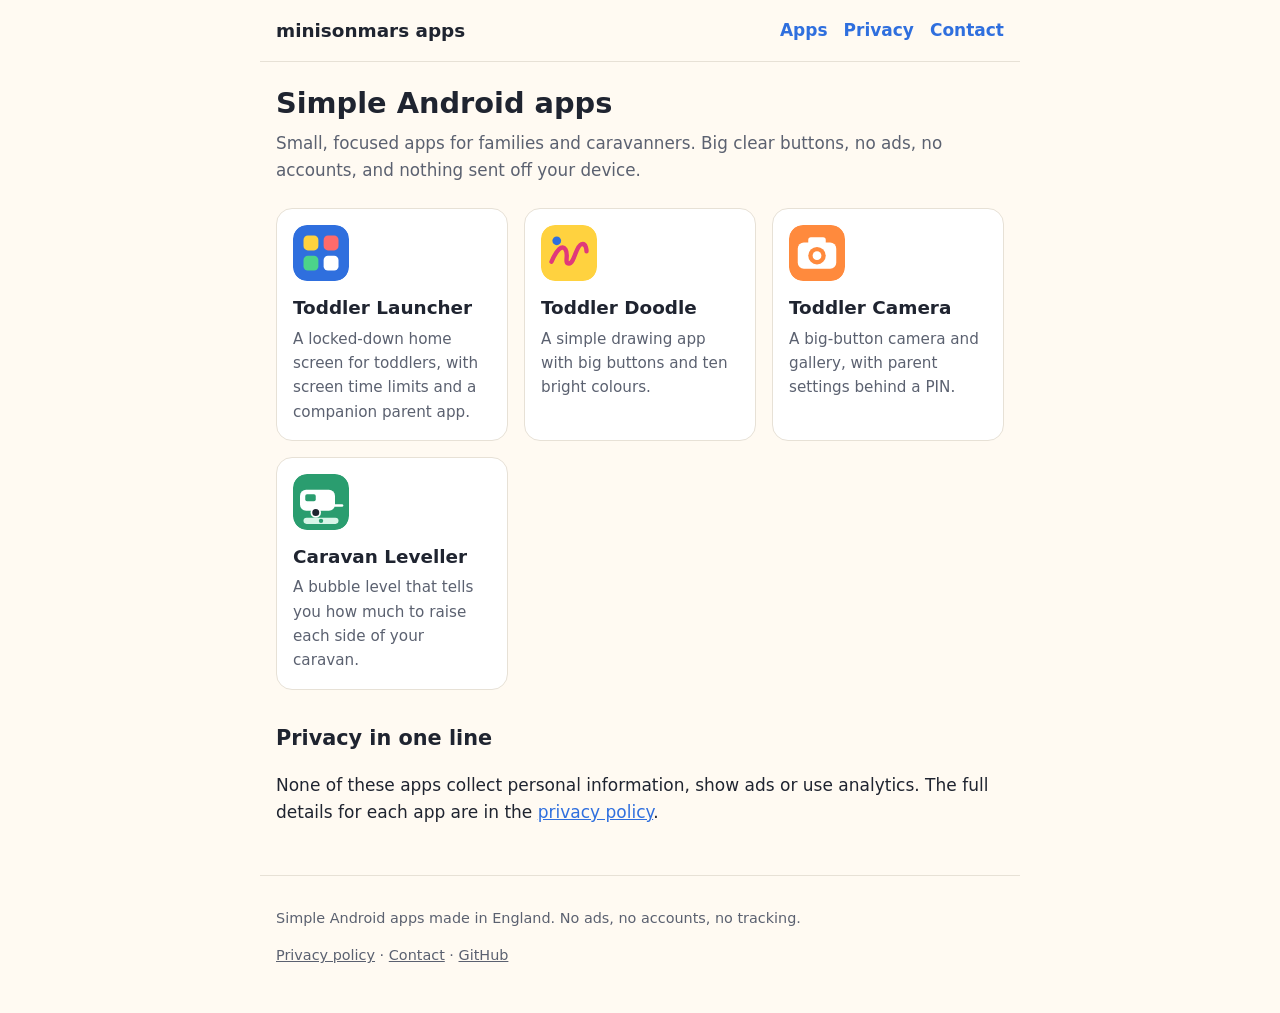
<file: index.html>
<!doctype html>
<html lang="en-GB">
<head>
<meta charset="utf-8">
<meta name="viewport" content="width=device-width, initial-scale=1">
<title>minisonmars apps</title>
<meta name="description" content="Simple Android apps for toddlers and caravanners, with no ads, accounts or tracking.">
<link rel="icon" href="favicon.svg" type="image/svg+xml">
<link rel="stylesheet" href="style.css">
</head>
<body>
<header>
  <a class="brand" href="index.html">minisonmars apps</a>
  <nav><a href="index.html">Apps</a><a href="privacy.html">Privacy</a><a href="contact.html">Contact</a></nav>
</header>
<main>
<h1>Simple Android apps</h1>
<p class="lead">Small, focused apps for families and caravanners. Big clear buttons, no ads, no accounts, and nothing sent off your device.</p>
<div class="cards">
  <a class="card" href="apps/toddler-launcher.html"><svg class="icon" viewBox="0 0 64 64" aria-hidden="true"><rect width="64" height="64" rx="16" fill="#2f6fde"/><rect x="12" y="12" width="17" height="17" rx="5" fill="#ffd23f"/><rect x="35" y="12" width="17" height="17" rx="5" fill="#ff6b6b"/><rect x="12" y="35" width="17" height="17" rx="5" fill="#4cd38a"/><rect x="35" y="35" width="17" height="17" rx="5" fill="#ffffff"/></svg><h2>Toddler Launcher</h2><p>A locked-down home screen for toddlers, with screen time limits and a companion parent app.</p></a>
  <a class="card" href="apps/toddler-doodle.html"><svg class="icon" viewBox="0 0 64 64" aria-hidden="true"><rect width="64" height="64" rx="16" fill="#ffd23f"/><path d="M12 42c6-14 12-20 16-14s-2 16 4 16 8-20 14-22 6 8 6 8" stroke="#e0397a" stroke-width="5" fill="none" stroke-linecap="round" stroke-linejoin="round"/><circle cx="18" cy="18" r="5" fill="#2f6fde"/></svg><h2>Toddler Doodle</h2><p>A simple drawing app with big buttons and ten bright colours.</p></a>
  <a class="card" href="apps/toddler-camera.html"><svg class="icon" viewBox="0 0 64 64" aria-hidden="true"><rect width="64" height="64" rx="16" fill="#ff8a3d"/><rect x="10" y="20" width="44" height="30" rx="7" fill="#ffffff"/><rect x="22" y="14" width="20" height="9" rx="3" fill="#ffffff"/><circle cx="32" cy="35" r="10" fill="#ff8a3d"/><circle cx="32" cy="35" r="5" fill="#ffffff"/></svg><h2>Toddler Camera</h2><p>A big-button camera and gallery, with parent settings behind a PIN.</p></a>
  <a class="card" href="apps/caravan-leveller.html"><svg class="icon" viewBox="0 0 64 64" aria-hidden="true"><rect width="64" height="64" rx="16" fill="#2a9d6f"/><rect x="8" y="18" width="40" height="24" rx="7" fill="#ffffff"/><rect x="14" y="23" width="12" height="8" rx="2" fill="#2a9d6f"/><path d="M48 36h8" stroke="#ffffff" stroke-width="3" stroke-linecap="round"/><circle cx="26" cy="44" r="5" fill="#1f2430" stroke="#ffffff" stroke-width="2"/><rect x="12" y="50" width="40" height="7" rx="3.5" fill="#d8f5e8"/><circle cx="32" cy="53.5" r="2.5" fill="#2a9d6f"/></svg><h2>Caravan Leveller</h2><p>A bubble level that tells you how much to raise each side of your caravan.</p></a>
</div>
<h2>Privacy in one line</h2>
<p>None of these apps collect personal information, show ads or use analytics. The full details for each app are in the <a href="privacy.html">privacy policy</a>.</p>

</main>
<footer>
  <p>Simple Android apps made in England. No ads, no accounts, no tracking.</p>
  <p><a href="privacy.html">Privacy policy</a> · <a href="contact.html">Contact</a> · <a href="https://github.com/minisonmars">GitHub</a></p>
</footer>
</body>
</html>
</file>
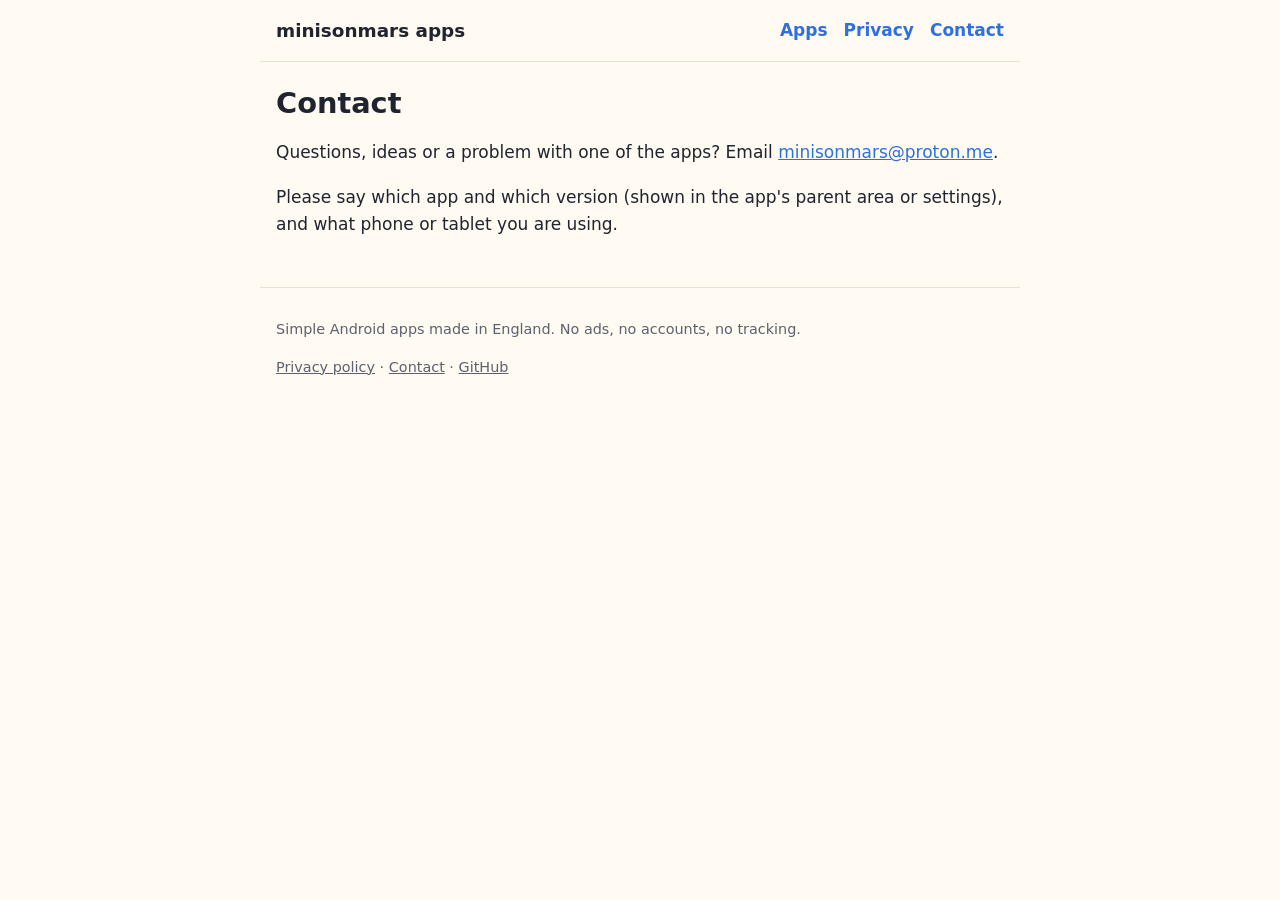
<file: contact.html>
<!doctype html>
<html lang="en-GB">
<head>
<meta charset="utf-8">
<meta name="viewport" content="width=device-width, initial-scale=1">
<title>Contact · minisonmars apps</title>
<meta name="description" content="Contact the developer of minisonmars apps.">
<link rel="icon" href="favicon.svg" type="image/svg+xml">
<link rel="stylesheet" href="style.css">
</head>
<body>
<header>
  <a class="brand" href="index.html">minisonmars apps</a>
  <nav><a href="index.html">Apps</a><a href="privacy.html">Privacy</a><a href="contact.html">Contact</a></nav>
</header>
<main>
<h1>Contact</h1>
<p>Questions, ideas or a problem with one of the apps? Email <a href="mailto:minisonmars@proton.me">minisonmars@proton.me</a>.</p>
<p>Please say which app and which version (shown in the app's parent area or settings), and what phone or tablet you are using.</p>

</main>
<footer>
  <p>Simple Android apps made in England. No ads, no accounts, no tracking.</p>
  <p><a href="privacy.html">Privacy policy</a> · <a href="contact.html">Contact</a> · <a href="https://github.com/minisonmars">GitHub</a></p>
</footer>
</body>
</html>
</file>
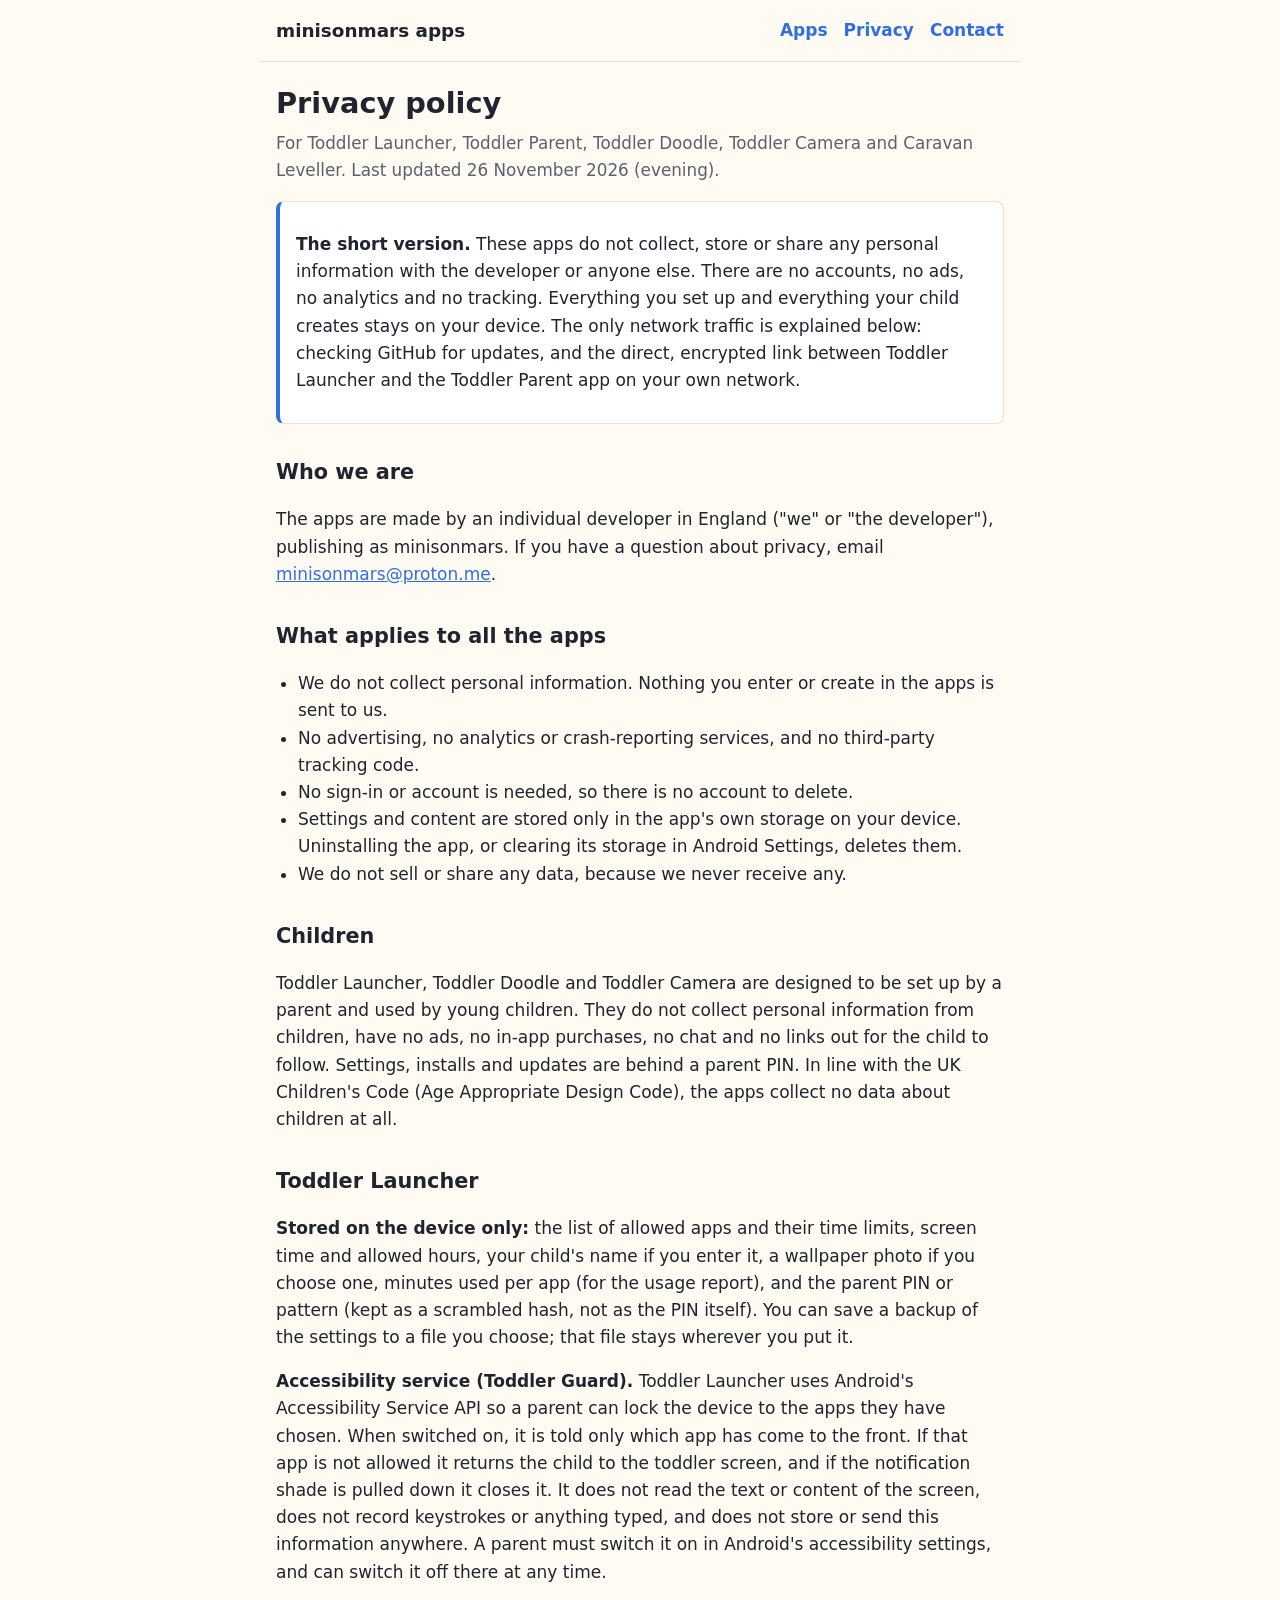
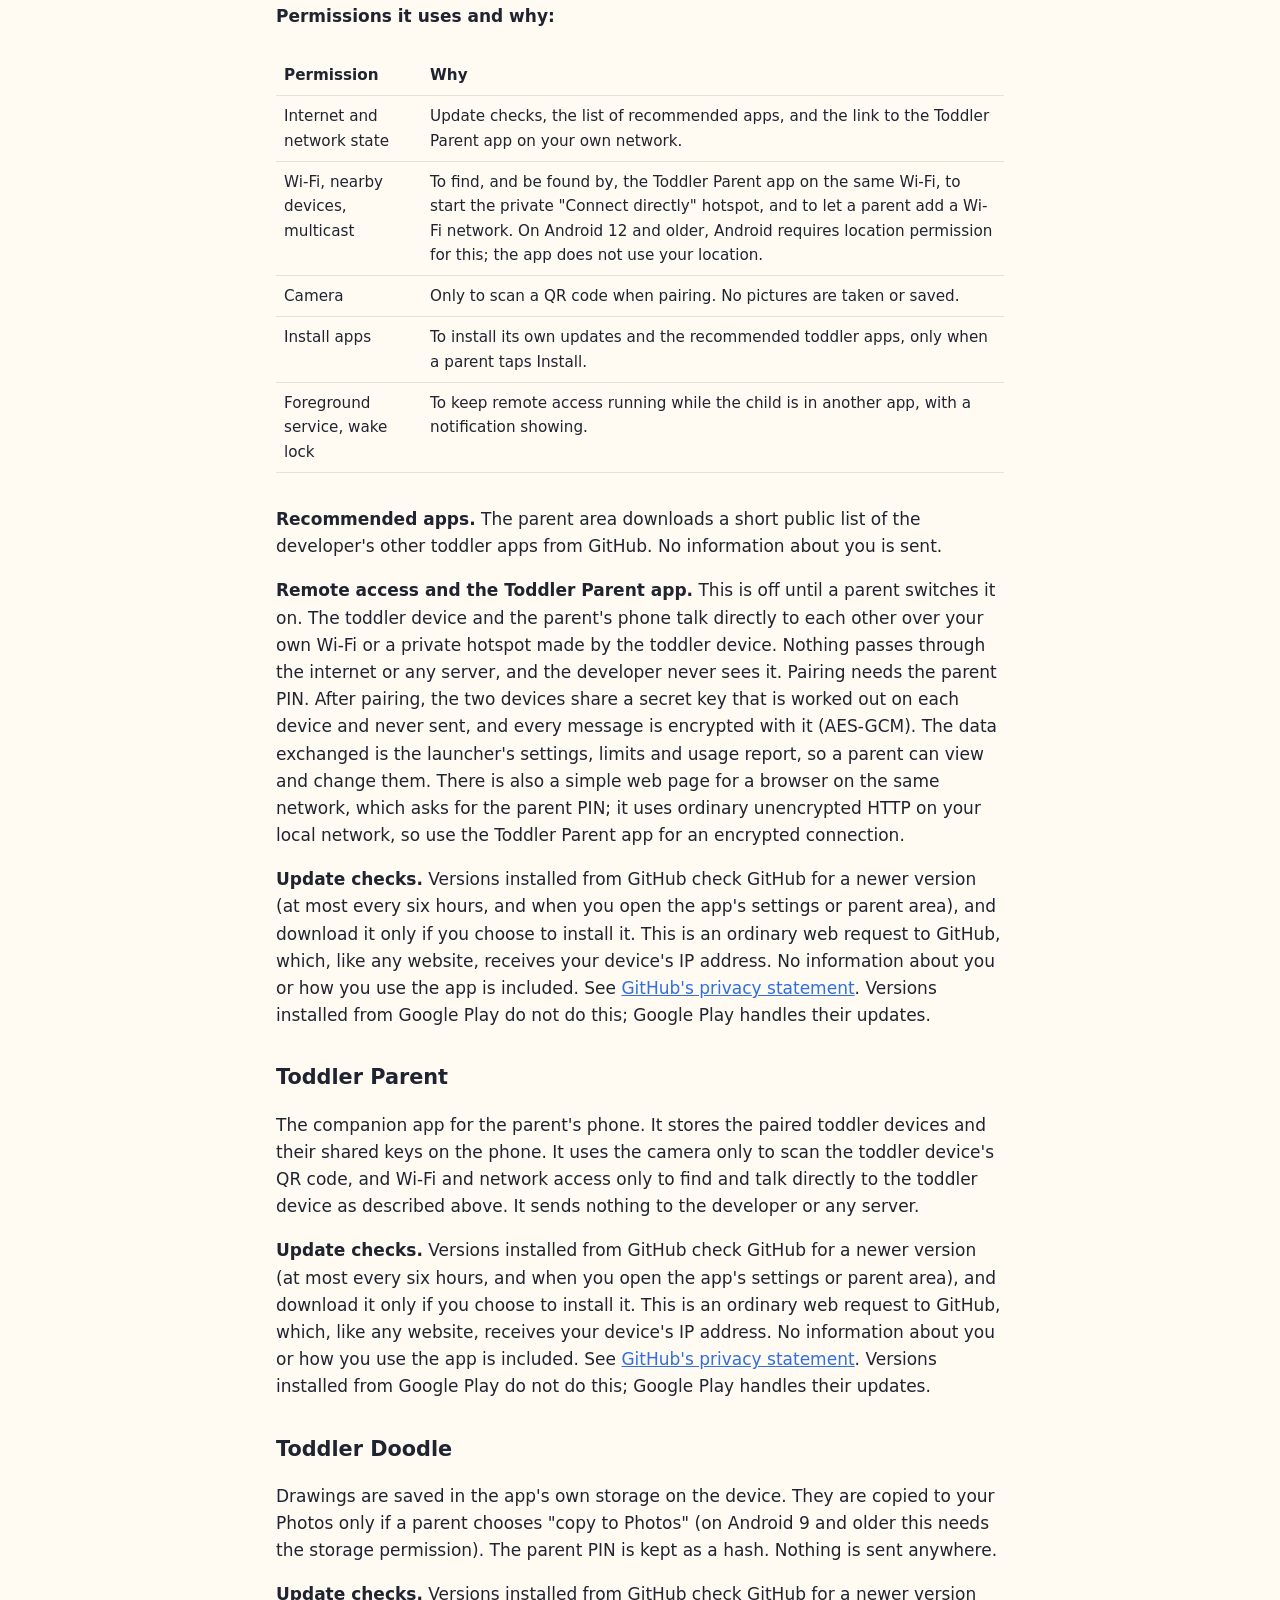
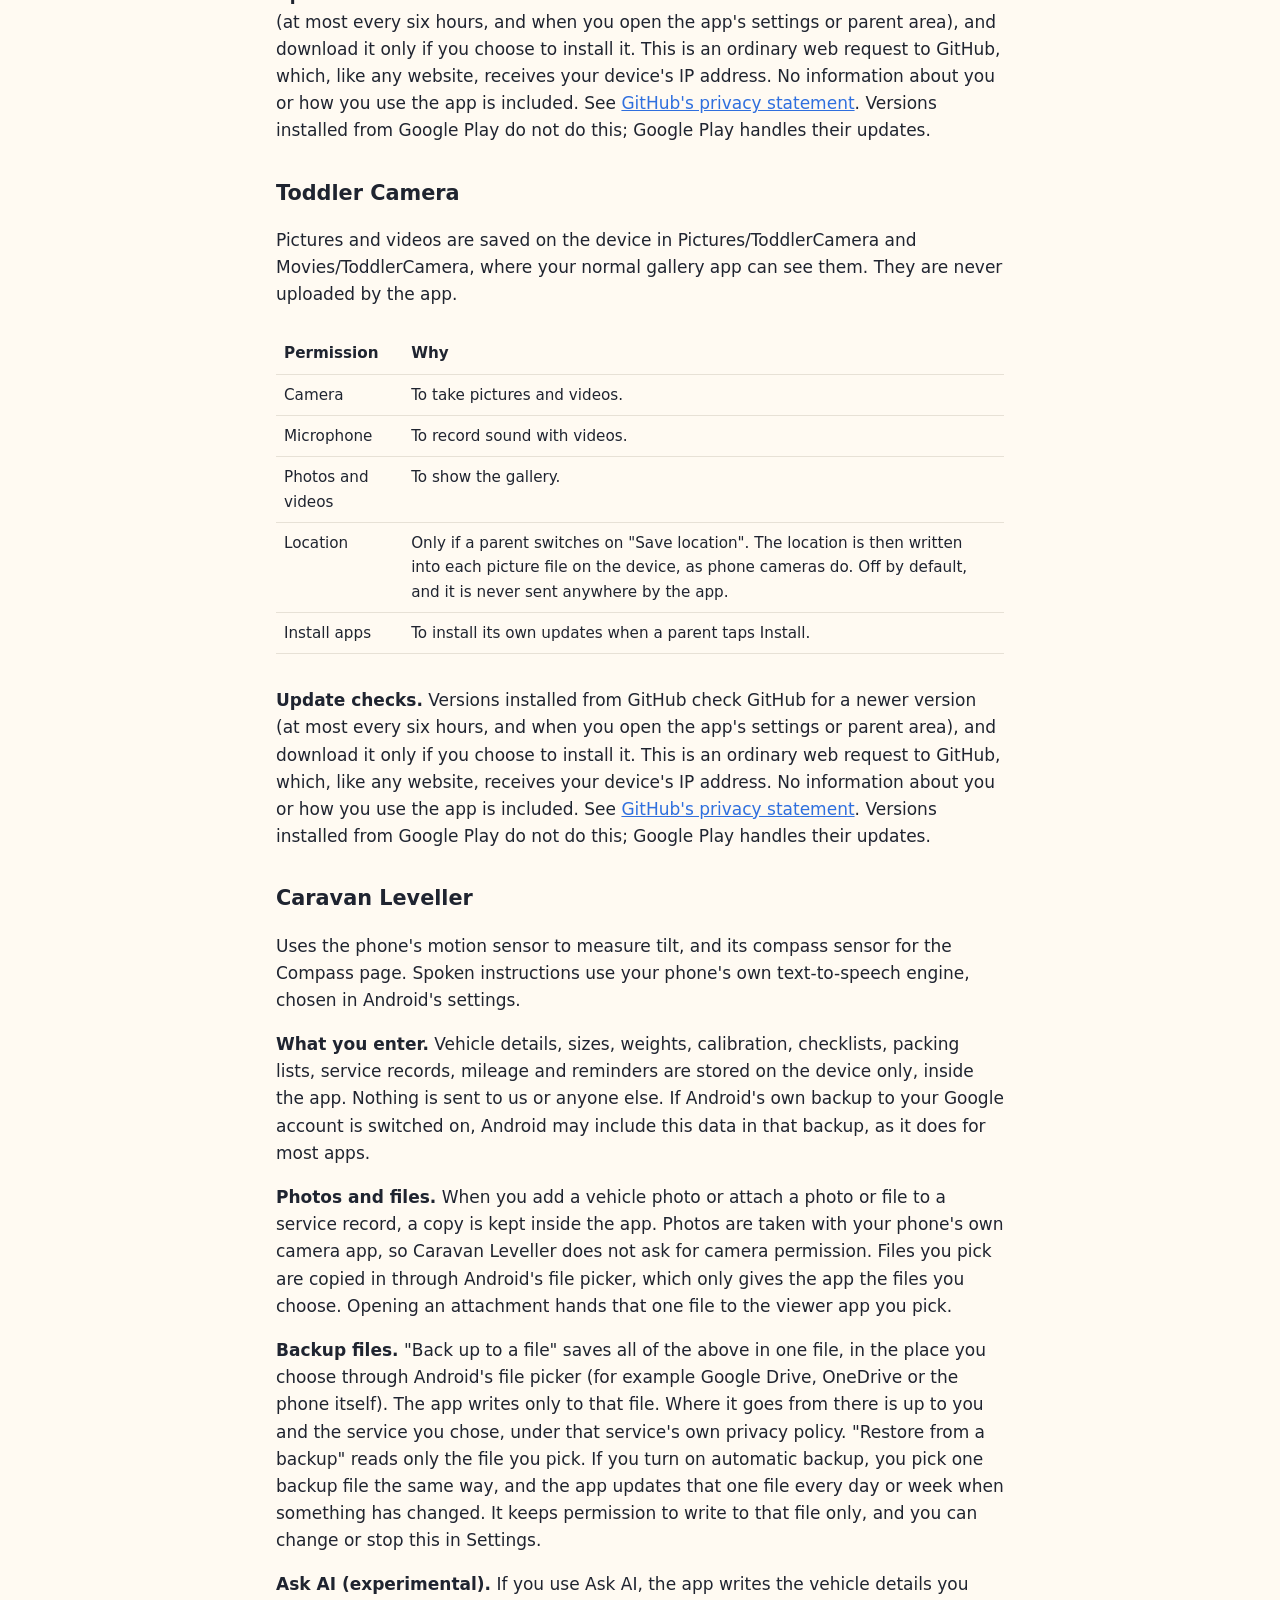
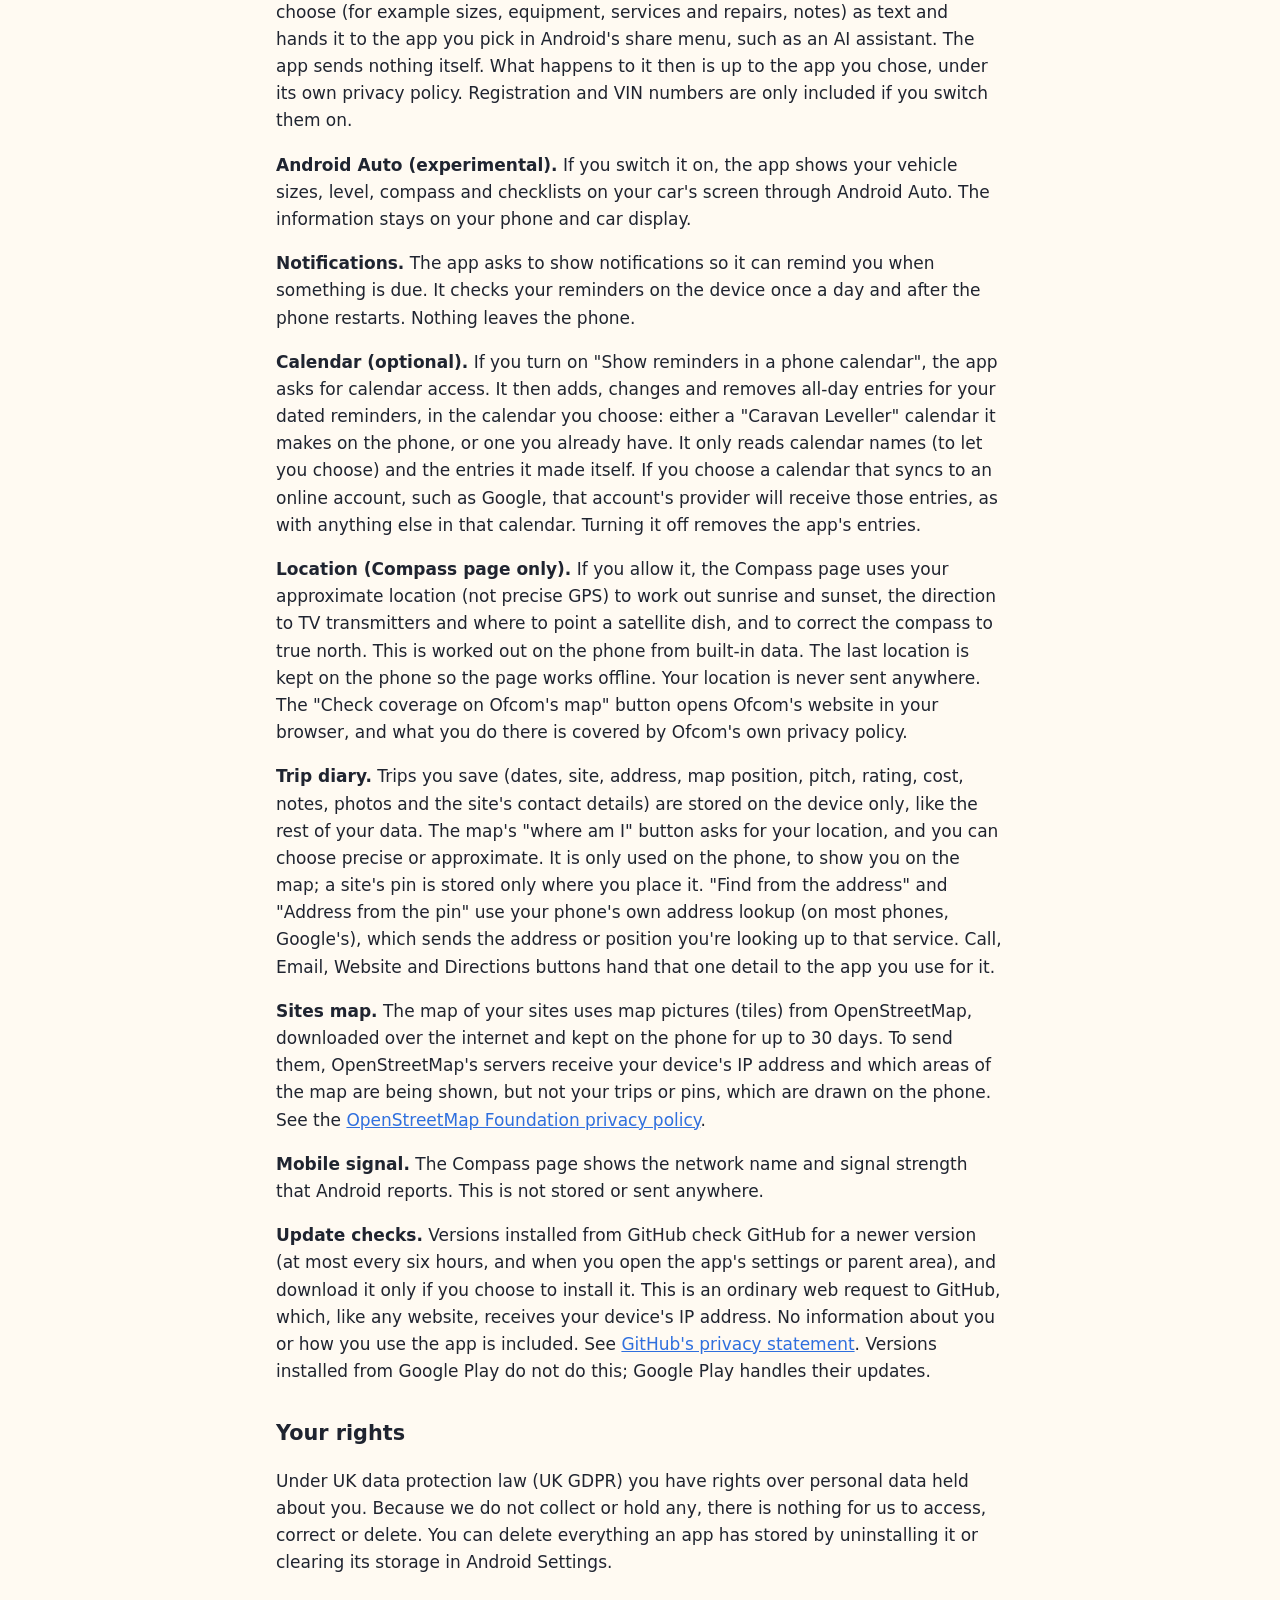
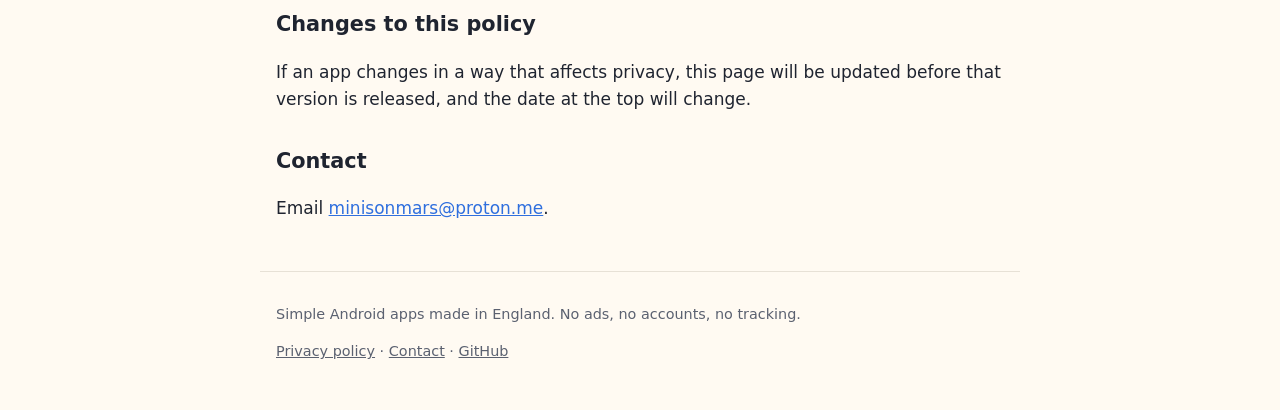
<file: privacy.html>
<!doctype html>
<html lang="en-GB">
<head>
<meta charset="utf-8">
<meta name="viewport" content="width=device-width, initial-scale=1">
<title>Privacy policy · minisonmars apps</title>
<meta name="description" content="Privacy policy for minisonmars Android apps: no data collected, no ads, no tracking.">
<link rel="icon" href="favicon.svg" type="image/svg+xml">
<link rel="stylesheet" href="style.css">
</head>
<body>
<header>
  <a class="brand" href="index.html">minisonmars apps</a>
  <nav><a href="index.html">Apps</a><a href="privacy.html">Privacy</a><a href="contact.html">Contact</a></nav>
</header>
<main>
<h1>Privacy policy</h1>
<p class="lead">For Toddler Launcher, Toddler Parent, Toddler Doodle, Toddler Camera and Caravan Leveller. Last updated 26 November 2026 (evening).</p>

<div class="note">
<p><strong>The short version.</strong> These apps do not collect, store or share any personal information with the developer or anyone else. There are no accounts, no ads, no analytics and no tracking. Everything you set up and everything your child creates stays on your device. The only network traffic is explained below: checking GitHub for updates, and the direct, encrypted link between Toddler Launcher and the Toddler Parent app on your own network.</p>
</div>

<h2>Who we are</h2>
<p>The apps are made by an individual developer in England ("we" or "the developer"), publishing as minisonmars. If you have a question about privacy, email <a href="mailto:minisonmars@proton.me">minisonmars@proton.me</a>.</p>

<h2>What applies to all the apps</h2>
<ul>
<li>We do not collect personal information. Nothing you enter or create in the apps is sent to us.</li>
<li>No advertising, no analytics or crash-reporting services, and no third-party tracking code.</li>
<li>No sign-in or account is needed, so there is no account to delete.</li>
<li>Settings and content are stored only in the app's own storage on your device. Uninstalling the app, or clearing its storage in Android Settings, deletes them.</li>
<li>We do not sell or share any data, because we never receive any.</li>
</ul>

<h2>Children</h2>
<p>Toddler Launcher, Toddler Doodle and Toddler Camera are designed to be set up by a parent and used by young children. They do not collect personal information from children, have no ads, no in-app purchases, no chat and no links out for the child to follow. Settings, installs and updates are behind a parent PIN. In line with the UK Children's Code (Age Appropriate Design Code), the apps collect no data about children at all.</p>

<h2 id="toddler-launcher">Toddler Launcher</h2>
<p><strong>Stored on the device only:</strong> the list of allowed apps and their time limits, screen time and allowed hours, your child's name if you enter it, a wallpaper photo if you choose one, minutes used per app (for the usage report), and the parent PIN or pattern (kept as a scrambled hash, not as the PIN itself). You can save a backup of the settings to a file you choose; that file stays wherever you put it.</p>
<p><strong>Accessibility service (Toddler Guard).</strong> Toddler Launcher uses Android's Accessibility Service API so a parent can lock the device to the apps they have chosen. When switched on, it is told only which app has come to the front. If that app is not allowed it returns the child to the toddler screen, and if the notification shade is pulled down it closes it. It does not read the text or content of the screen, does not record keystrokes or anything typed, and does not store or send this information anywhere. A parent must switch it on in Android's accessibility settings, and can switch it off there at any time.</p>
<p><strong>Permissions it uses and why:</strong></p>
<div class="table-wrap"><table>
<tr><th>Permission</th><th>Why</th></tr>
<tr><td>Internet and network state</td><td>Update checks, the list of recommended apps, and the link to the Toddler Parent app on your own network.</td></tr>
<tr><td>Wi-Fi, nearby devices, multicast</td><td>To find, and be found by, the Toddler Parent app on the same Wi-Fi, to start the private "Connect directly" hotspot, and to let a parent add a Wi-Fi network. On Android 12 and older, Android requires location permission for this; the app does not use your location.</td></tr>
<tr><td>Camera</td><td>Only to scan a QR code when pairing. No pictures are taken or saved.</td></tr>
<tr><td>Install apps</td><td>To install its own updates and the recommended toddler apps, only when a parent taps Install.</td></tr>
<tr><td>Foreground service, wake lock</td><td>To keep remote access running while the child is in another app, with a notification showing.</td></tr>
</table></div>
<p><strong>Recommended apps.</strong> The parent area downloads a short public list of the developer's other toddler apps from GitHub. No information about you is sent.</p>
<p><strong>Remote access and the Toddler Parent app.</strong> This is off until a parent switches it on. The toddler device and the parent's phone talk directly to each other over your own Wi-Fi or a private hotspot made by the toddler device. Nothing passes through the internet or any server, and the developer never sees it. Pairing needs the parent PIN. After pairing, the two devices share a secret key that is worked out on each device and never sent, and every message is encrypted with it (AES-GCM). The data exchanged is the launcher's settings, limits and usage report, so a parent can view and change them. There is also a simple web page for a browser on the same network, which asks for the parent PIN; it uses ordinary unencrypted HTTP on your local network, so use the Toddler Parent app for an encrypted connection.</p>
<p><strong>Update checks.</strong> Versions installed from GitHub check GitHub for a newer version (at most every six hours, and when you open the app's settings or parent area), and download it only if you choose to install it. This is an ordinary web request to GitHub, which, like any website, receives your device's IP address. No information about you or how you use the app is included. See <a href="https://docs.github.com/en/site-policy/privacy-policies/github-general-privacy-statement">GitHub's privacy statement</a>. Versions installed from Google Play do not do this; Google Play handles their updates.</p>

<h2 id="toddler-parent">Toddler Parent</h2>
<p>The companion app for the parent's phone. It stores the paired toddler devices and their shared keys on the phone. It uses the camera only to scan the toddler device's QR code, and Wi-Fi and network access only to find and talk directly to the toddler device as described above. It sends nothing to the developer or any server.</p>
<p><strong>Update checks.</strong> Versions installed from GitHub check GitHub for a newer version (at most every six hours, and when you open the app's settings or parent area), and download it only if you choose to install it. This is an ordinary web request to GitHub, which, like any website, receives your device's IP address. No information about you or how you use the app is included. See <a href="https://docs.github.com/en/site-policy/privacy-policies/github-general-privacy-statement">GitHub's privacy statement</a>. Versions installed from Google Play do not do this; Google Play handles their updates.</p>

<h2 id="toddler-doodle">Toddler Doodle</h2>
<p>Drawings are saved in the app's own storage on the device. They are copied to your Photos only if a parent chooses "copy to Photos" (on Android 9 and older this needs the storage permission). The parent PIN is kept as a hash. Nothing is sent anywhere.</p>
<p><strong>Update checks.</strong> Versions installed from GitHub check GitHub for a newer version (at most every six hours, and when you open the app's settings or parent area), and download it only if you choose to install it. This is an ordinary web request to GitHub, which, like any website, receives your device's IP address. No information about you or how you use the app is included. See <a href="https://docs.github.com/en/site-policy/privacy-policies/github-general-privacy-statement">GitHub's privacy statement</a>. Versions installed from Google Play do not do this; Google Play handles their updates.</p>

<h2 id="toddler-camera">Toddler Camera</h2>
<p>Pictures and videos are saved on the device in Pictures/ToddlerCamera and Movies/ToddlerCamera, where your normal gallery app can see them. They are never uploaded by the app.</p>
<div class="table-wrap"><table>
<tr><th>Permission</th><th>Why</th></tr>
<tr><td>Camera</td><td>To take pictures and videos.</td></tr>
<tr><td>Microphone</td><td>To record sound with videos.</td></tr>
<tr><td>Photos and videos</td><td>To show the gallery.</td></tr>
<tr><td>Location</td><td>Only if a parent switches on "Save location". The location is then written into each picture file on the device, as phone cameras do. Off by default, and it is never sent anywhere by the app.</td></tr>
<tr><td>Install apps</td><td>To install its own updates when a parent taps Install.</td></tr>
</table></div>
<p><strong>Update checks.</strong> Versions installed from GitHub check GitHub for a newer version (at most every six hours, and when you open the app's settings or parent area), and download it only if you choose to install it. This is an ordinary web request to GitHub, which, like any website, receives your device's IP address. No information about you or how you use the app is included. See <a href="https://docs.github.com/en/site-policy/privacy-policies/github-general-privacy-statement">GitHub's privacy statement</a>. Versions installed from Google Play do not do this; Google Play handles their updates.</p>

<h2 id="caravan-leveller">Caravan Leveller</h2>
<p>Uses the phone's motion sensor to measure tilt, and its compass sensor for the Compass page. Spoken instructions use your phone's own text-to-speech engine, chosen in Android's settings.</p>
<p><strong>What you enter.</strong> Vehicle details, sizes, weights, calibration, checklists, packing lists, service records, mileage and reminders are stored on the device only, inside the app. Nothing is sent to us or anyone else. If Android's own backup to your Google account is switched on, Android may include this data in that backup, as it does for most apps.</p>
<p><strong>Photos and files.</strong> When you add a vehicle photo or attach a photo or file to a service record, a copy is kept inside the app. Photos are taken with your phone's own camera app, so Caravan Leveller does not ask for camera permission. Files you pick are copied in through Android's file picker, which only gives the app the files you choose. Opening an attachment hands that one file to the viewer app you pick.</p>
<p><strong>Backup files.</strong> "Back up to a file" saves all of the above in one file, in the place you choose through Android's file picker (for example Google Drive, OneDrive or the phone itself). The app writes only to that file. Where it goes from there is up to you and the service you chose, under that service's own privacy policy. "Restore from a backup" reads only the file you pick. If you turn on automatic backup, you pick one backup file the same way, and the app updates that one file every day or week when something has changed. It keeps permission to write to that file only, and you can change or stop this in Settings.</p>
<p><strong>Ask AI (experimental).</strong> If you use Ask AI, the app writes the vehicle details you choose (for example sizes, equipment, services and repairs, notes) as text and hands it to the app you pick in Android's share menu, such as an AI assistant. The app sends nothing itself. What happens to it then is up to the app you chose, under its own privacy policy. Registration and VIN numbers are only included if you switch them on.</p>
<p><strong>Android Auto (experimental).</strong> If you switch it on, the app shows your vehicle sizes, level, compass and checklists on your car's screen through Android Auto. The information stays on your phone and car display.</p>
<p><strong>Notifications.</strong> The app asks to show notifications so it can remind you when something is due. It checks your reminders on the device once a day and after the phone restarts. Nothing leaves the phone.</p>
<p><strong>Calendar (optional).</strong> If you turn on "Show reminders in a phone calendar", the app asks for calendar access. It then adds, changes and removes all-day entries for your dated reminders, in the calendar you choose: either a "Caravan Leveller" calendar it makes on the phone, or one you already have. It only reads calendar names (to let you choose) and the entries it made itself. If you choose a calendar that syncs to an online account, such as Google, that account's provider will receive those entries, as with anything else in that calendar. Turning it off removes the app's entries.</p>
<p><strong>Location (Compass page only).</strong> If you allow it, the Compass page uses your approximate location (not precise GPS) to work out sunrise and sunset, the direction to TV transmitters and where to point a satellite dish, and to correct the compass to true north. This is worked out on the phone from built-in data. The last location is kept on the phone so the page works offline. Your location is never sent anywhere. The "Check coverage on Ofcom's map" button opens Ofcom's website in your browser, and what you do there is covered by Ofcom's own privacy policy.</p>
<p><strong>Trip diary.</strong> Trips you save (dates, site, address, map position, pitch, rating, cost, notes, photos and the site's contact details) are stored on the device only, like the rest of your data. The map's "where am I" button asks for your location, and you can choose precise or approximate. It is only used on the phone, to show you on the map; a site's pin is stored only where you place it. "Find from the address" and "Address from the pin" use your phone's own address lookup (on most phones, Google's), which sends the address or position you're looking up to that service. Call, Email, Website and Directions buttons hand that one detail to the app you use for it.</p>
<p><strong>Sites map.</strong> The map of your sites uses map pictures (tiles) from OpenStreetMap, downloaded over the internet and kept on the phone for up to 30 days. To send them, OpenStreetMap's servers receive your device's IP address and which areas of the map are being shown, but not your trips or pins, which are drawn on the phone. See the <a href="https://osmfoundation.org/wiki/Privacy_Policy">OpenStreetMap Foundation privacy policy</a>.</p>
<p><strong>Mobile signal.</strong> The Compass page shows the network name and signal strength that Android reports. This is not stored or sent anywhere.</p>
<p><strong>Update checks.</strong> Versions installed from GitHub check GitHub for a newer version (at most every six hours, and when you open the app's settings or parent area), and download it only if you choose to install it. This is an ordinary web request to GitHub, which, like any website, receives your device's IP address. No information about you or how you use the app is included. See <a href="https://docs.github.com/en/site-policy/privacy-policies/github-general-privacy-statement">GitHub's privacy statement</a>. Versions installed from Google Play do not do this; Google Play handles their updates.</p>

<h2>Your rights</h2>
<p>Under UK data protection law (UK GDPR) you have rights over personal data held about you. Because we do not collect or hold any, there is nothing for us to access, correct or delete. You can delete everything an app has stored by uninstalling it or clearing its storage in Android Settings.</p>

<h2>Changes to this policy</h2>
<p>If an app changes in a way that affects privacy, this page will be updated before that version is released, and the date at the top will change.</p>

<h2>Contact</h2>
<p>Email <a href="mailto:minisonmars@proton.me">minisonmars@proton.me</a>.</p>

</main>
<footer>
  <p>Simple Android apps made in England. No ads, no accounts, no tracking.</p>
  <p><a href="privacy.html">Privacy policy</a> · <a href="contact.html">Contact</a> · <a href="https://github.com/minisonmars">GitHub</a></p>
</footer>
</body>
</html>
</file>
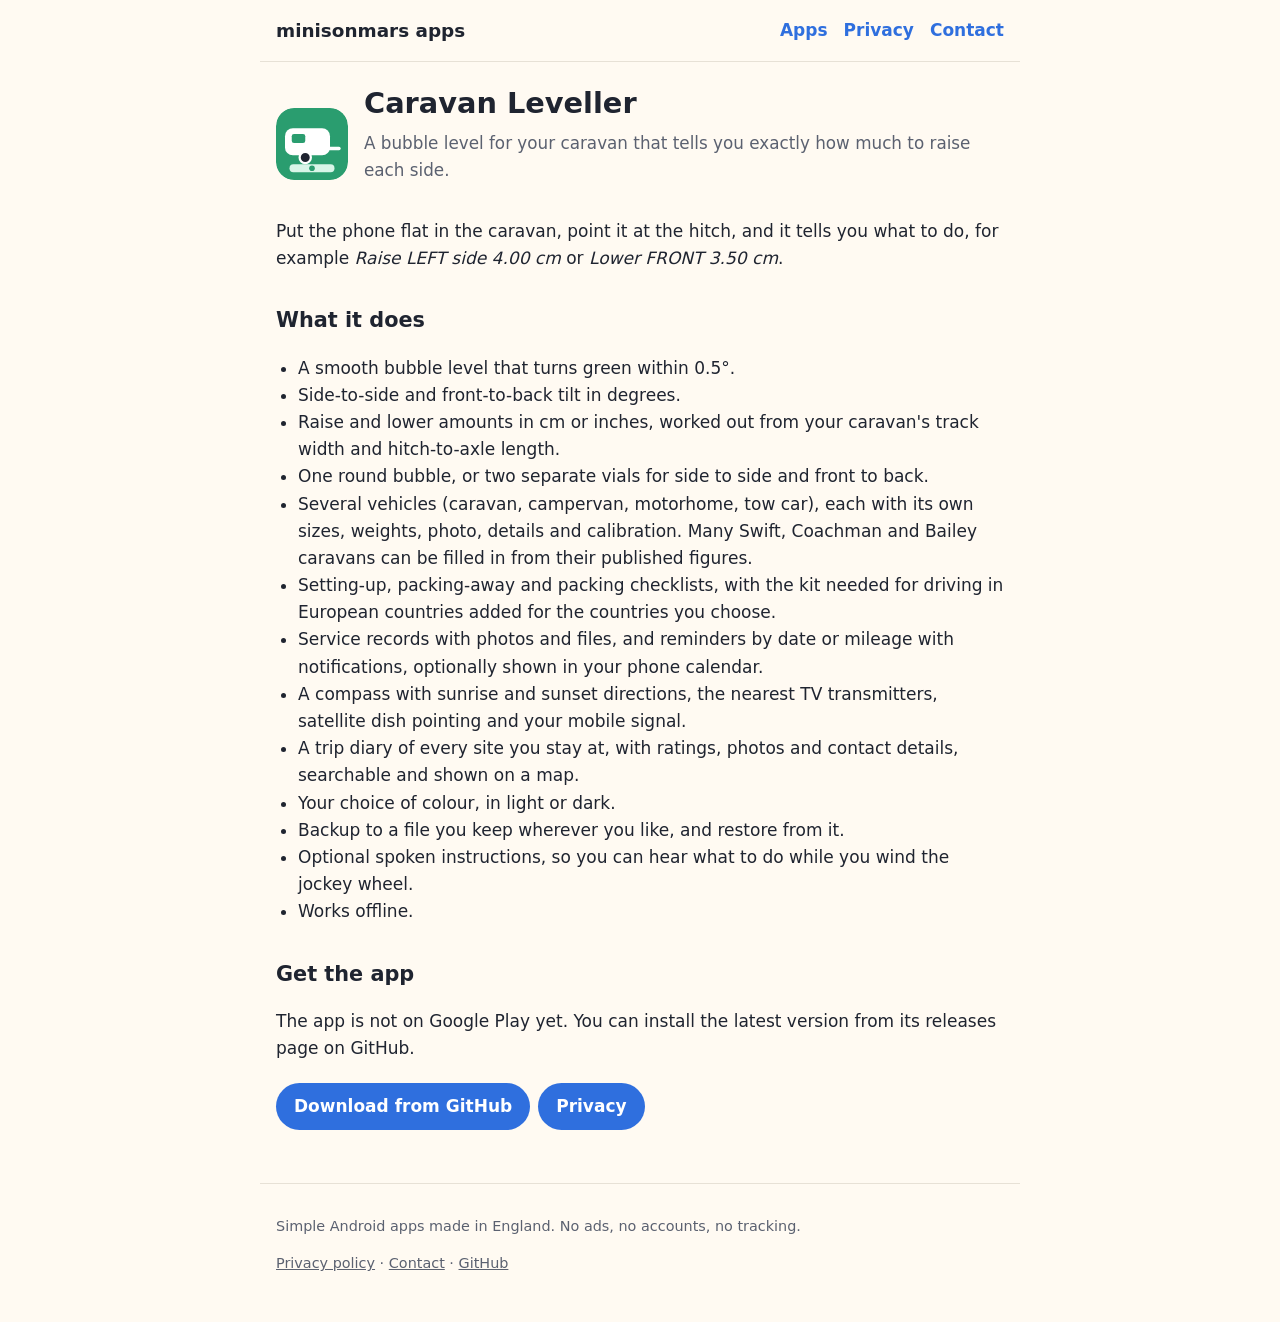
<file: apps/caravan-leveller.html>
<!doctype html>
<html lang="en-GB">
<head>
<meta charset="utf-8">
<meta name="viewport" content="width=device-width, initial-scale=1">
<title>Caravan Leveller · minisonmars apps</title>
<meta name="description" content="A bubble level for your caravan that tells you exactly how much to raise each side.">
<link rel="icon" href="../favicon.svg" type="image/svg+xml">
<link rel="stylesheet" href="../style.css">
</head>
<body>
<header>
  <a class="brand" href="../index.html">minisonmars apps</a>
  <nav><a href="../index.html">Apps</a><a href="../privacy.html">Privacy</a><a href="../contact.html">Contact</a></nav>
</header>
<main>
<div class="app-head"><svg class="icon" viewBox="0 0 64 64" aria-hidden="true"><rect width="64" height="64" rx="16" fill="#2a9d6f"/><rect x="8" y="18" width="40" height="24" rx="7" fill="#ffffff"/><rect x="14" y="23" width="12" height="8" rx="2" fill="#2a9d6f"/><path d="M48 36h8" stroke="#ffffff" stroke-width="3" stroke-linecap="round"/><circle cx="26" cy="44" r="5" fill="#1f2430" stroke="#ffffff" stroke-width="2"/><rect x="12" y="50" width="40" height="7" rx="3.5" fill="#d8f5e8"/><circle cx="32" cy="53.5" r="2.5" fill="#2a9d6f"/></svg><div><h1>Caravan Leveller</h1><p class="lead">A bubble level for your caravan that tells you exactly how much to raise each side.</p></div></div>
<p>Put the phone flat in the caravan, point it at the hitch, and it tells you what to do, for example <em>Raise LEFT side 4.00 cm</em> or <em>Lower FRONT 3.50 cm</em>.</p>
<h2>What it does</h2>
<ul>
<li>A smooth bubble level that turns green within 0.5°.</li>
<li>Side-to-side and front-to-back tilt in degrees.</li>
<li>Raise and lower amounts in cm or inches, worked out from your caravan's track width and hitch-to-axle length.</li>
<li>One round bubble, or two separate vials for side to side and front to back.</li>
<li>Several vehicles (caravan, campervan, motorhome, tow car), each with its own sizes, weights, photo, details and calibration. Many Swift, Coachman and Bailey caravans can be filled in from their published figures.</li>
<li>Setting-up, packing-away and packing checklists, with the kit needed for driving in European countries added for the countries you choose.</li>
<li>Service records with photos and files, and reminders by date or mileage with notifications, optionally shown in your phone calendar.</li>
<li>A compass with sunrise and sunset directions, the nearest TV transmitters, satellite dish pointing and your mobile signal.</li>
<li>A trip diary of every site you stay at, with ratings, photos and contact details, searchable and shown on a map.</li>
<li>Your choice of colour, in light or dark.</li>
<li>Backup to a file you keep wherever you like, and restore from it.</li>
<li>Optional spoken instructions, so you can hear what to do while you wind the jockey wheel.</li>
<li>Works offline.</li>
</ul>

<h2>Get the app</h2>
<p>The app is not on Google Play yet. You can install the latest version from its releases page on GitHub.</p>
<p><a class="button" href="https://github.com/minisonmars/android-test/releases">Download from GitHub</a><a class="button" href="../privacy.html#caravan-leveller">Privacy</a></p>

</main>
<footer>
  <p>Simple Android apps made in England. No ads, no accounts, no tracking.</p>
  <p><a href="../privacy.html">Privacy policy</a> · <a href="../contact.html">Contact</a> · <a href="https://github.com/minisonmars">GitHub</a></p>
</footer>
</body>
</html>
</file>
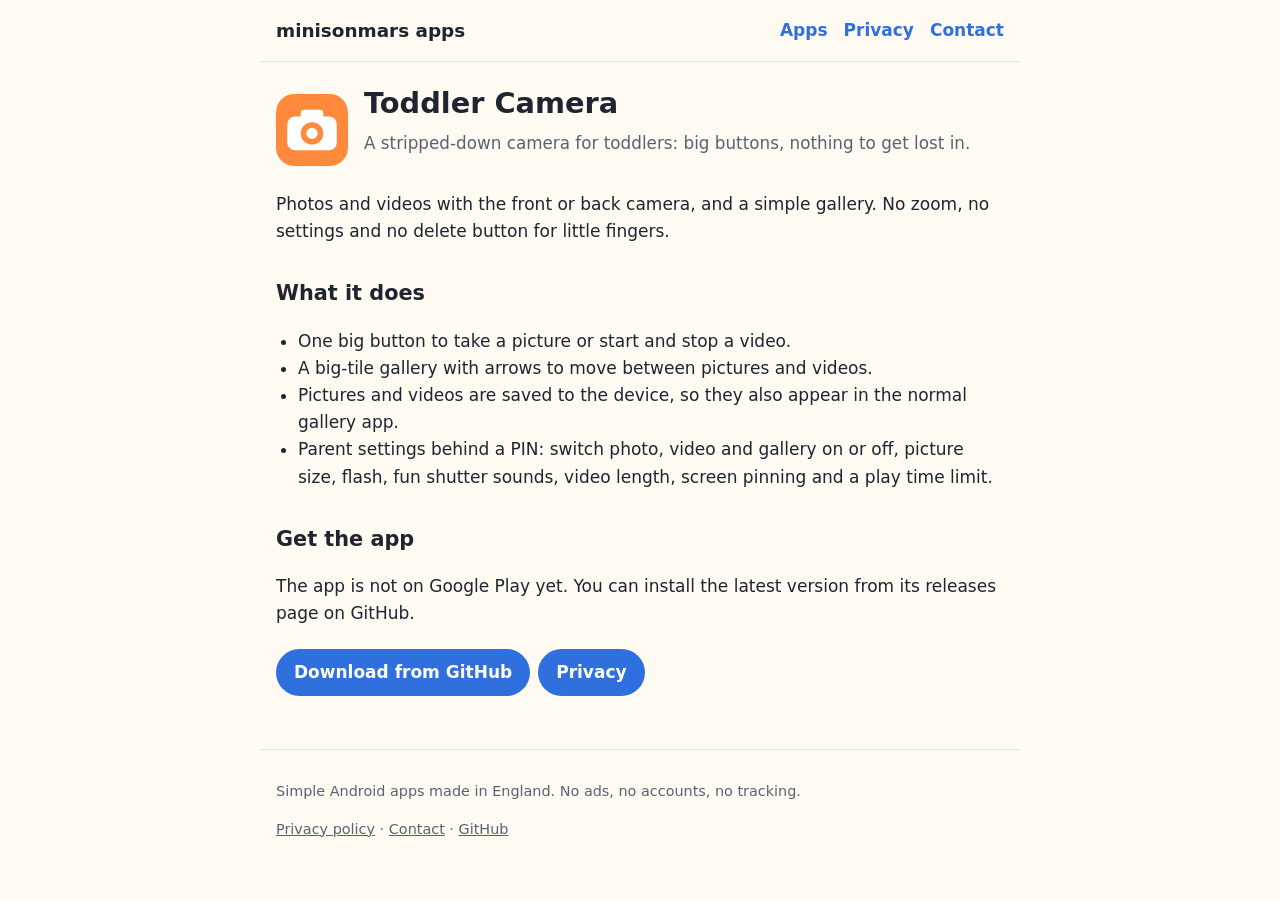
<file: apps/toddler-camera.html>
<!doctype html>
<html lang="en-GB">
<head>
<meta charset="utf-8">
<meta name="viewport" content="width=device-width, initial-scale=1">
<title>Toddler Camera · minisonmars apps</title>
<meta name="description" content="A stripped-down camera for toddlers: big buttons, nothing to get lost in.">
<link rel="icon" href="../favicon.svg" type="image/svg+xml">
<link rel="stylesheet" href="../style.css">
</head>
<body>
<header>
  <a class="brand" href="../index.html">minisonmars apps</a>
  <nav><a href="../index.html">Apps</a><a href="../privacy.html">Privacy</a><a href="../contact.html">Contact</a></nav>
</header>
<main>
<div class="app-head"><svg class="icon" viewBox="0 0 64 64" aria-hidden="true"><rect width="64" height="64" rx="16" fill="#ff8a3d"/><rect x="10" y="20" width="44" height="30" rx="7" fill="#ffffff"/><rect x="22" y="14" width="20" height="9" rx="3" fill="#ffffff"/><circle cx="32" cy="35" r="10" fill="#ff8a3d"/><circle cx="32" cy="35" r="5" fill="#ffffff"/></svg><div><h1>Toddler Camera</h1><p class="lead">A stripped-down camera for toddlers: big buttons, nothing to get lost in.</p></div></div>
<p>Photos and videos with the front or back camera, and a simple gallery. No zoom, no settings and no delete button for little fingers.</p>
<h2>What it does</h2>
<ul>
<li>One big button to take a picture or start and stop a video.</li>
<li>A big-tile gallery with arrows to move between pictures and videos.</li>
<li>Pictures and videos are saved to the device, so they also appear in the normal gallery app.</li>
<li>Parent settings behind a PIN: switch photo, video and gallery on or off, picture size, flash, fun shutter sounds, video length, screen pinning and a play time limit.</li>
</ul>

<h2>Get the app</h2>
<p>The app is not on Google Play yet. You can install the latest version from its releases page on GitHub.</p>
<p><a class="button" href="https://github.com/minisonmars/toddler-camera/releases">Download from GitHub</a><a class="button" href="../privacy.html#toddler-camera">Privacy</a></p>

</main>
<footer>
  <p>Simple Android apps made in England. No ads, no accounts, no tracking.</p>
  <p><a href="../privacy.html">Privacy policy</a> · <a href="../contact.html">Contact</a> · <a href="https://github.com/minisonmars">GitHub</a></p>
</footer>
</body>
</html>
</file>
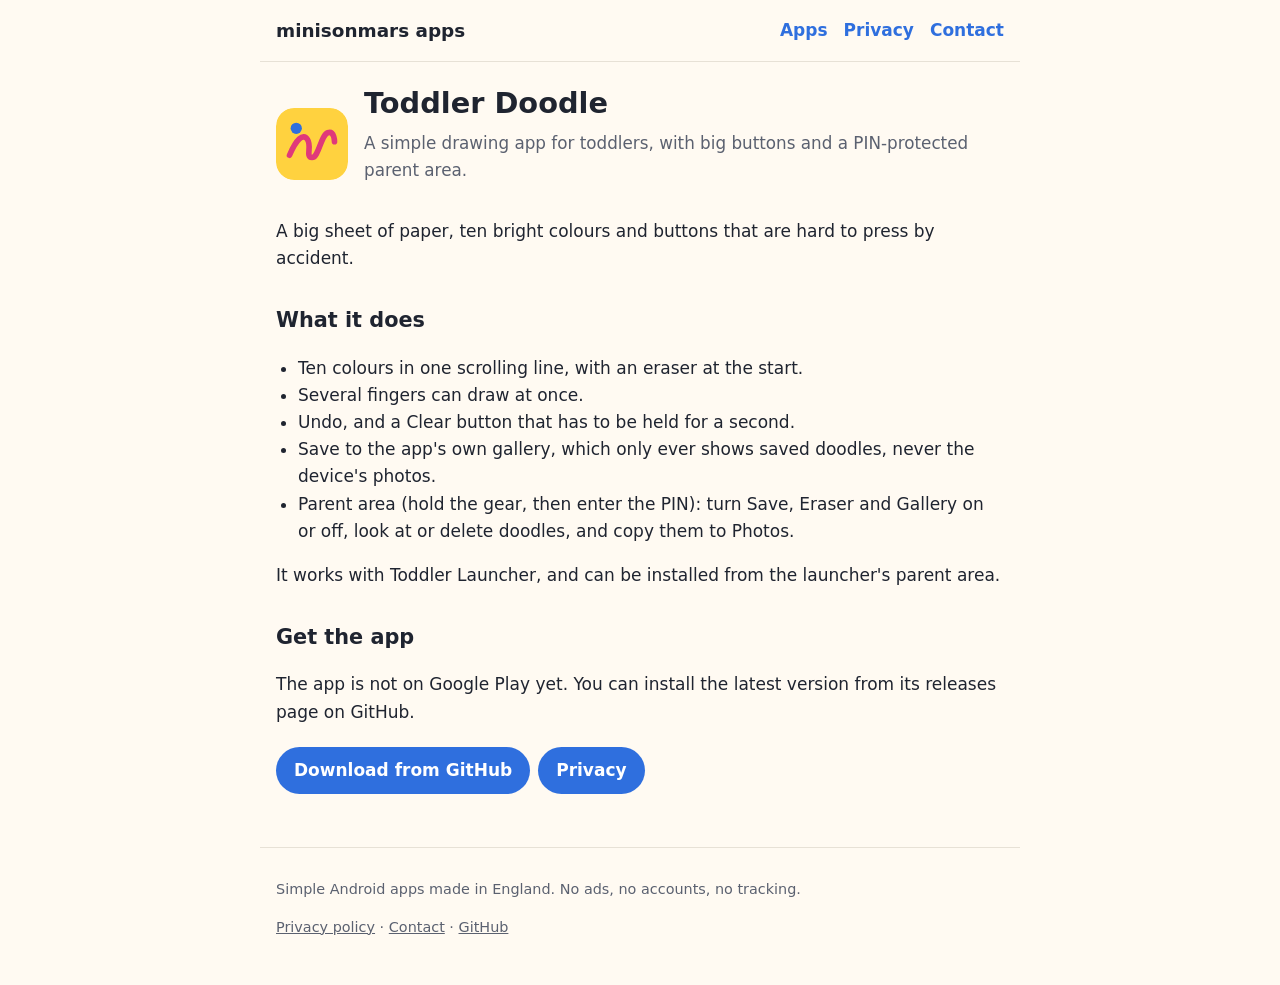
<file: apps/toddler-doodle.html>
<!doctype html>
<html lang="en-GB">
<head>
<meta charset="utf-8">
<meta name="viewport" content="width=device-width, initial-scale=1">
<title>Toddler Doodle · minisonmars apps</title>
<meta name="description" content="A simple drawing app for toddlers, with big buttons and a PIN-protected parent area.">
<link rel="icon" href="../favicon.svg" type="image/svg+xml">
<link rel="stylesheet" href="../style.css">
</head>
<body>
<header>
  <a class="brand" href="../index.html">minisonmars apps</a>
  <nav><a href="../index.html">Apps</a><a href="../privacy.html">Privacy</a><a href="../contact.html">Contact</a></nav>
</header>
<main>
<div class="app-head"><svg class="icon" viewBox="0 0 64 64" aria-hidden="true"><rect width="64" height="64" rx="16" fill="#ffd23f"/><path d="M12 42c6-14 12-20 16-14s-2 16 4 16 8-20 14-22 6 8 6 8" stroke="#e0397a" stroke-width="5" fill="none" stroke-linecap="round" stroke-linejoin="round"/><circle cx="18" cy="18" r="5" fill="#2f6fde"/></svg><div><h1>Toddler Doodle</h1><p class="lead">A simple drawing app for toddlers, with big buttons and a PIN-protected parent area.</p></div></div>
<p>A big sheet of paper, ten bright colours and buttons that are hard to press by accident.</p>
<h2>What it does</h2>
<ul>
<li>Ten colours in one scrolling line, with an eraser at the start.</li>
<li>Several fingers can draw at once.</li>
<li>Undo, and a Clear button that has to be held for a second.</li>
<li>Save to the app's own gallery, which only ever shows saved doodles, never the device's photos.</li>
<li>Parent area (hold the gear, then enter the PIN): turn Save, Eraser and Gallery on or off, look at or delete doodles, and copy them to Photos.</li>
</ul>
<p>It works with Toddler Launcher, and can be installed from the launcher's parent area.</p>

<h2>Get the app</h2>
<p>The app is not on Google Play yet. You can install the latest version from its releases page on GitHub.</p>
<p><a class="button" href="https://github.com/minisonmars/toddler-doodle/releases">Download from GitHub</a><a class="button" href="../privacy.html#toddler-doodle">Privacy</a></p>

</main>
<footer>
  <p>Simple Android apps made in England. No ads, no accounts, no tracking.</p>
  <p><a href="../privacy.html">Privacy policy</a> · <a href="../contact.html">Contact</a> · <a href="https://github.com/minisonmars">GitHub</a></p>
</footer>
</body>
</html>
</file>
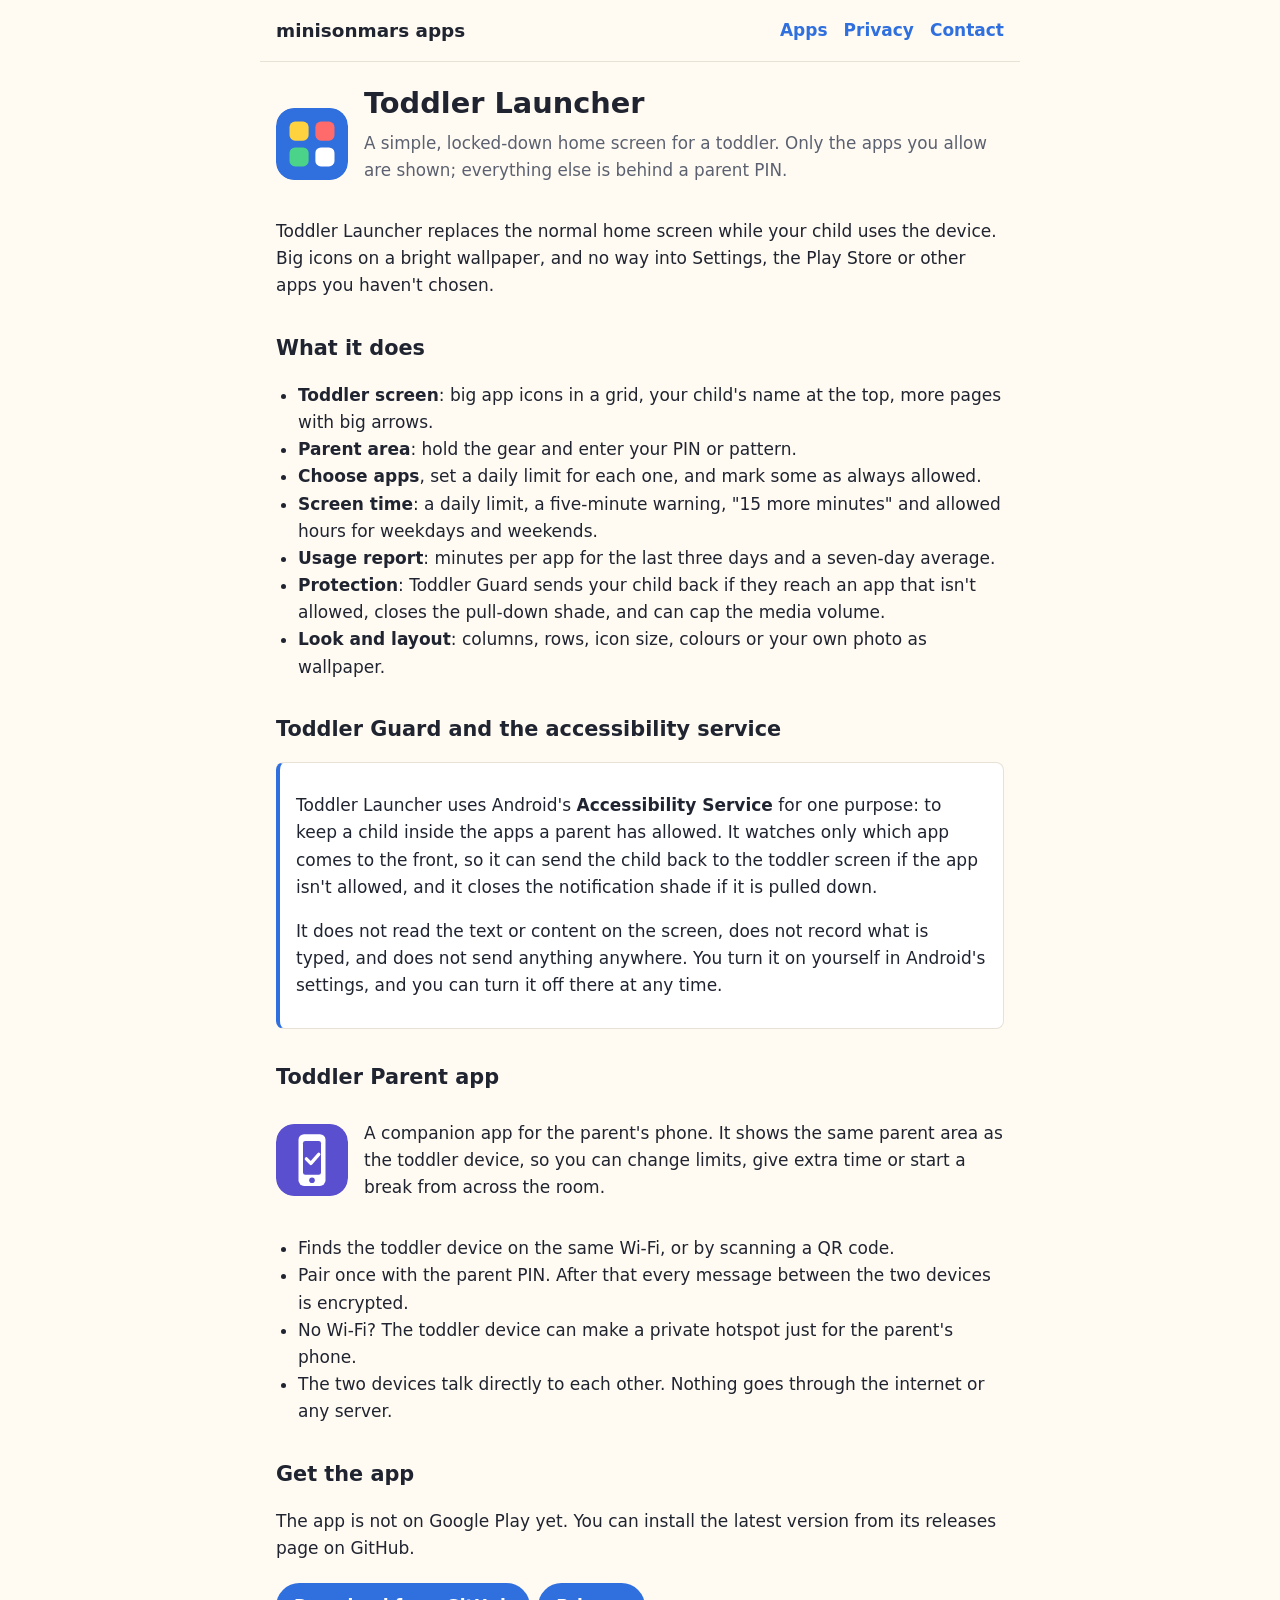
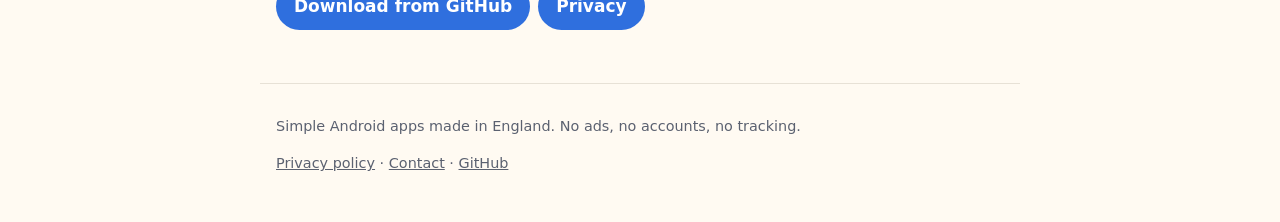
<file: apps/toddler-launcher.html>
<!doctype html>
<html lang="en-GB">
<head>
<meta charset="utf-8">
<meta name="viewport" content="width=device-width, initial-scale=1">
<title>Toddler Launcher · minisonmars apps</title>
<meta name="description" content="A simple, locked-down home screen for a toddler. Only the apps you allow are shown; everything else is behind a parent PIN.">
<link rel="icon" href="../favicon.svg" type="image/svg+xml">
<link rel="stylesheet" href="../style.css">
</head>
<body>
<header>
  <a class="brand" href="../index.html">minisonmars apps</a>
  <nav><a href="../index.html">Apps</a><a href="../privacy.html">Privacy</a><a href="../contact.html">Contact</a></nav>
</header>
<main>
<div class="app-head"><svg class="icon" viewBox="0 0 64 64" aria-hidden="true"><rect width="64" height="64" rx="16" fill="#2f6fde"/><rect x="12" y="12" width="17" height="17" rx="5" fill="#ffd23f"/><rect x="35" y="12" width="17" height="17" rx="5" fill="#ff6b6b"/><rect x="12" y="35" width="17" height="17" rx="5" fill="#4cd38a"/><rect x="35" y="35" width="17" height="17" rx="5" fill="#ffffff"/></svg><div><h1>Toddler Launcher</h1><p class="lead">A simple, locked-down home screen for a toddler. Only the apps you allow are shown; everything else is behind a parent PIN.</p></div></div>
<p>Toddler Launcher replaces the normal home screen while your child uses the device. Big icons on a bright wallpaper, and no way into Settings, the Play Store or other apps you haven't chosen.</p>
<h2>What it does</h2>
<ul>
<li><strong>Toddler screen</strong>: big app icons in a grid, your child's name at the top, more pages with big arrows.</li>
<li><strong>Parent area</strong>: hold the gear and enter your PIN or pattern.</li>
<li><strong>Choose apps</strong>, set a daily limit for each one, and mark some as always allowed.</li>
<li><strong>Screen time</strong>: a daily limit, a five-minute warning, "15 more minutes" and allowed hours for weekdays and weekends.</li>
<li><strong>Usage report</strong>: minutes per app for the last three days and a seven-day average.</li>
<li><strong>Protection</strong>: Toddler Guard sends your child back if they reach an app that isn't allowed, closes the pull-down shade, and can cap the media volume.</li>
<li><strong>Look and layout</strong>: columns, rows, icon size, colours or your own photo as wallpaper.</li>
</ul>
<h2>Toddler Guard and the accessibility service</h2>
<div class="note">
<p>Toddler Launcher uses Android's <strong>Accessibility Service</strong> for one purpose: to keep a child inside the apps a parent has allowed. It watches only which app comes to the front, so it can send the child back to the toddler screen if the app isn't allowed, and it closes the notification shade if it is pulled down.</p>
<p>It does not read the text or content on the screen, does not record what is typed, and does not send anything anywhere. You turn it on yourself in Android's settings, and you can turn it off there at any time.</p>
</div>
<h2>Toddler Parent app</h2>
<div class="app-head"><svg class="icon" viewBox="0 0 64 64" aria-hidden="true"><rect width="64" height="64" rx="16" fill="#5a4fcf"/><rect x="20" y="9" width="24" height="46" rx="5" fill="#ffffff"/><rect x="24" y="15" width="16" height="30" rx="2" fill="#5a4fcf"/><circle cx="32" cy="50" r="2.5" fill="#5a4fcf"/><path d="M27 31l4 4 7-8" stroke="#ffffff" stroke-width="3" fill="none" stroke-linecap="round" stroke-linejoin="round"/></svg><div><p>A companion app for the parent's phone. It shows the same parent area as the toddler device, so you can change limits, give extra time or start a break from across the room.</p></div></div>
<ul>
<li>Finds the toddler device on the same Wi-Fi, or by scanning a QR code.</li>
<li>Pair once with the parent PIN. After that every message between the two devices is encrypted.</li>
<li>No Wi-Fi? The toddler device can make a private hotspot just for the parent's phone.</li>
<li>The two devices talk directly to each other. Nothing goes through the internet or any server.</li>
</ul>

<h2>Get the app</h2>
<p>The app is not on Google Play yet. You can install the latest version from its releases page on GitHub.</p>
<p><a class="button" href="https://github.com/minisonmars/toddler-launcher/releases">Download from GitHub</a><a class="button" href="../privacy.html#toddler-launcher">Privacy</a></p>

</main>
<footer>
  <p>Simple Android apps made in England. No ads, no accounts, no tracking.</p>
  <p><a href="../privacy.html">Privacy policy</a> · <a href="../contact.html">Contact</a> · <a href="https://github.com/minisonmars">GitHub</a></p>
</footer>
</body>
</html>
</file>
<file: style.css>
:root {
  --bg: #fffaf2;
  --card: #ffffff;
  --text: #1f2430;
  --muted: #5b6170;
  --line: #e7e1d6;
  --accent: #2f6fde;
  --accent-text: #ffffff;
}
@media (prefers-color-scheme: dark) {
  :root {
    --bg: #15171c;
    --card: #1f232b;
    --text: #eceef2;
    --muted: #a6acb8;
    --line: #333844;
    --accent: #7aa7ff;
    --accent-text: #0e1320;
  }
}
* { box-sizing: border-box; }
html { -webkit-text-size-adjust: 100%; }
body {
  margin: 0;
  background: var(--bg);
  color: var(--text);
  font: 17px/1.6 system-ui, -apple-system, "Segoe UI", Roboto, sans-serif;
}
a { color: var(--accent); }
header, main, footer { max-width: 760px; margin: 0 auto; padding: 0 16px; }
header { display: flex; align-items: center; justify-content: space-between; flex-wrap: wrap; gap: 8px 16px; padding-top: 16px; padding-bottom: 16px; border-bottom: 1px solid var(--line); }
header .brand { font-weight: 700; font-size: 1.15rem; color: var(--text); text-decoration: none; }
header nav { display: flex; gap: 16px; flex-wrap: wrap; }
header nav a { text-decoration: none; font-weight: 600; }
main { padding-top: 24px; padding-bottom: 32px; }
h1 { font-size: 1.8rem; line-height: 1.25; margin: 0 0 8px; }
h2 { font-size: 1.3rem; margin: 32px 0 8px; }
h3 { font-size: 1.1rem; margin: 24px 0 4px; }
.lead { color: var(--muted); font-size: 1.05rem; margin-top: 0; }
.cards { display: grid; grid-template-columns: repeat(auto-fit, minmax(220px, 1fr)); gap: 16px; margin: 24px 0; }
.card { display: block; background: var(--card); border: 1px solid var(--line); border-radius: 16px; padding: 16px; color: var(--text); text-decoration: none; }
.card:hover { border-color: var(--accent); }
.card h2 { margin: 12px 0 4px; font-size: 1.15rem; }
.card p { margin: 0; color: var(--muted); font-size: 0.95rem; }
.icon { width: 56px; height: 56px; border-radius: 14px; display: block; }
.app-head { display: flex; gap: 16px; align-items: center; margin-bottom: 8px; }
.app-head .icon { width: 72px; height: 72px; border-radius: 18px; flex: none; }
.button { display: inline-block; background: var(--accent); color: var(--accent-text); padding: 10px 18px; border-radius: 999px; text-decoration: none; font-weight: 600; margin: 4px 8px 4px 0; }
.note { background: var(--card); border: 1px solid var(--line); border-left: 4px solid var(--accent); border-radius: 8px; padding: 12px 16px; margin: 16px 0; }
table { border-collapse: collapse; width: 100%; font-size: 0.95rem; margin: 8px 0 16px; }
th, td { text-align: left; vertical-align: top; padding: 8px; border-bottom: 1px solid var(--line); }
th { font-weight: 600; }
.table-wrap { overflow-x: auto; }
ul { padding-left: 22px; }
footer { border-top: 1px solid var(--line); padding-top: 16px; padding-bottom: 32px; color: var(--muted); font-size: 0.9rem; }
footer a { color: var(--muted); }
</file>
